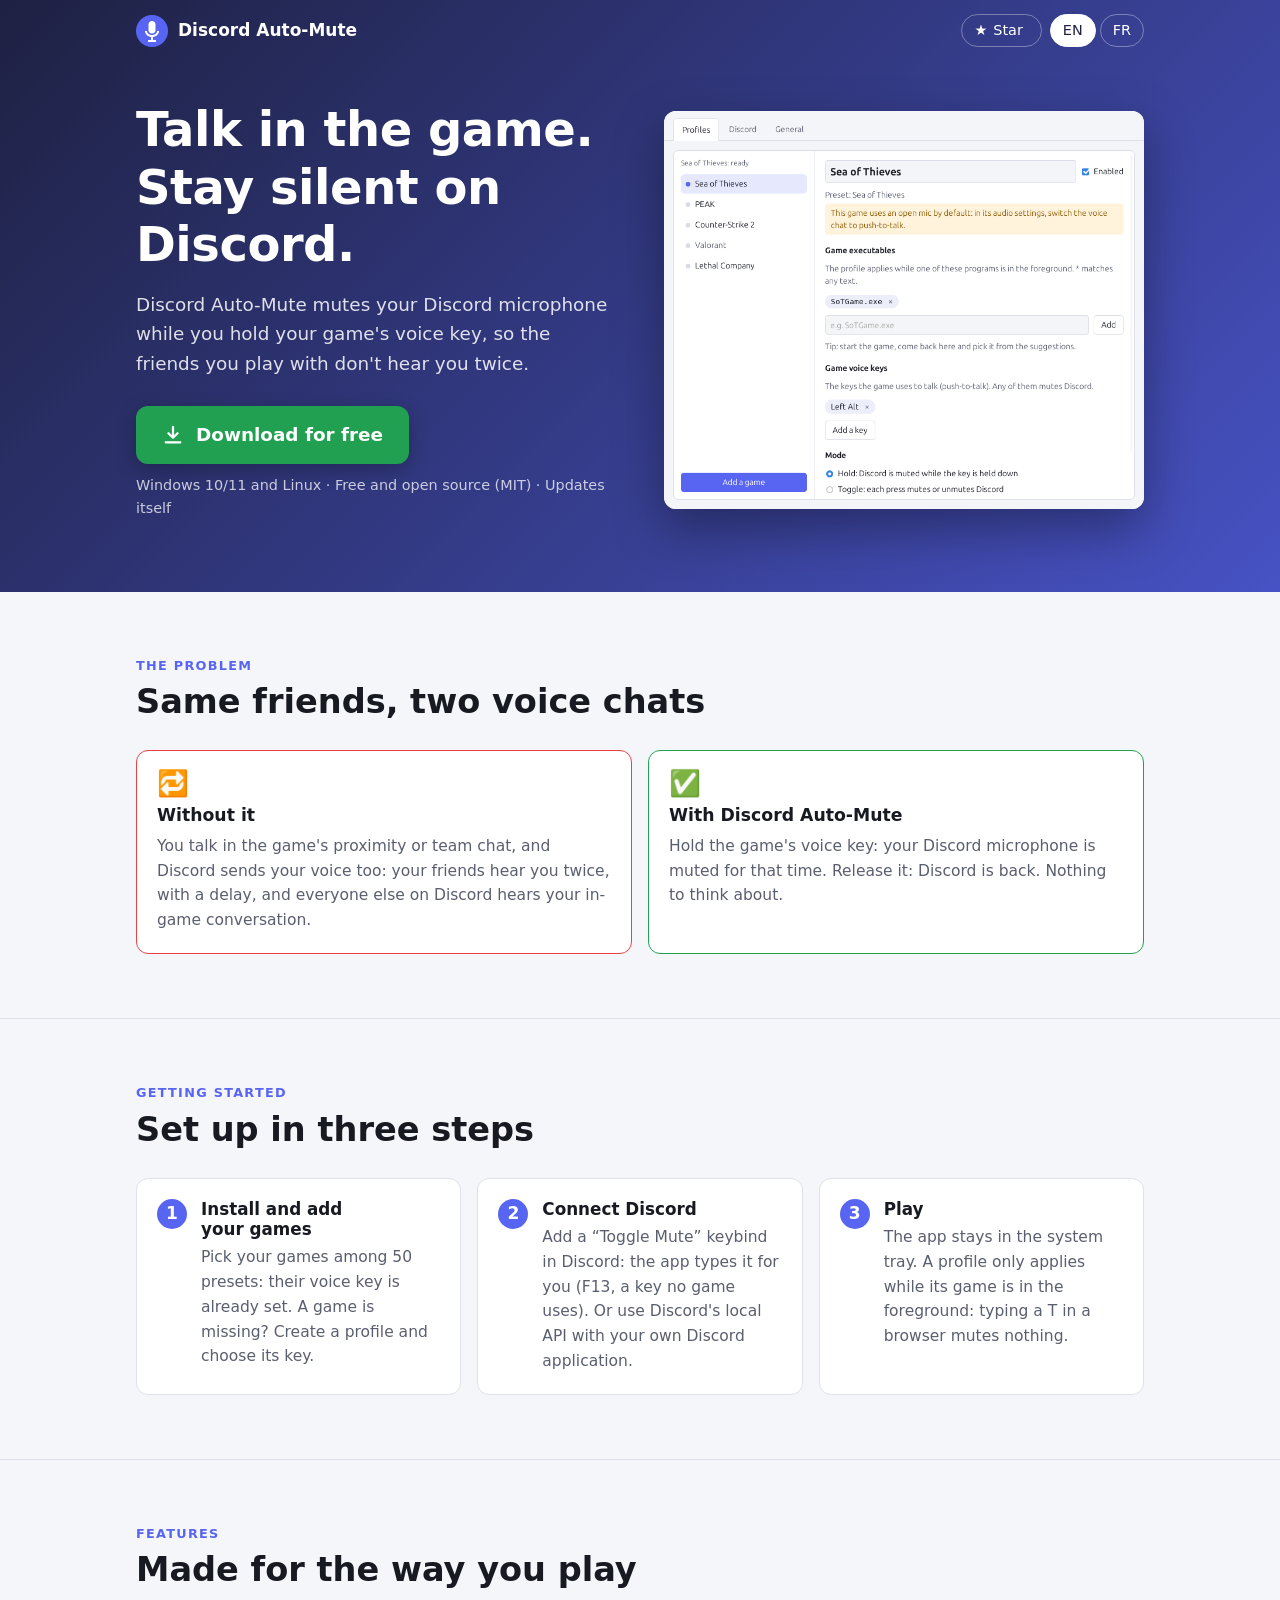
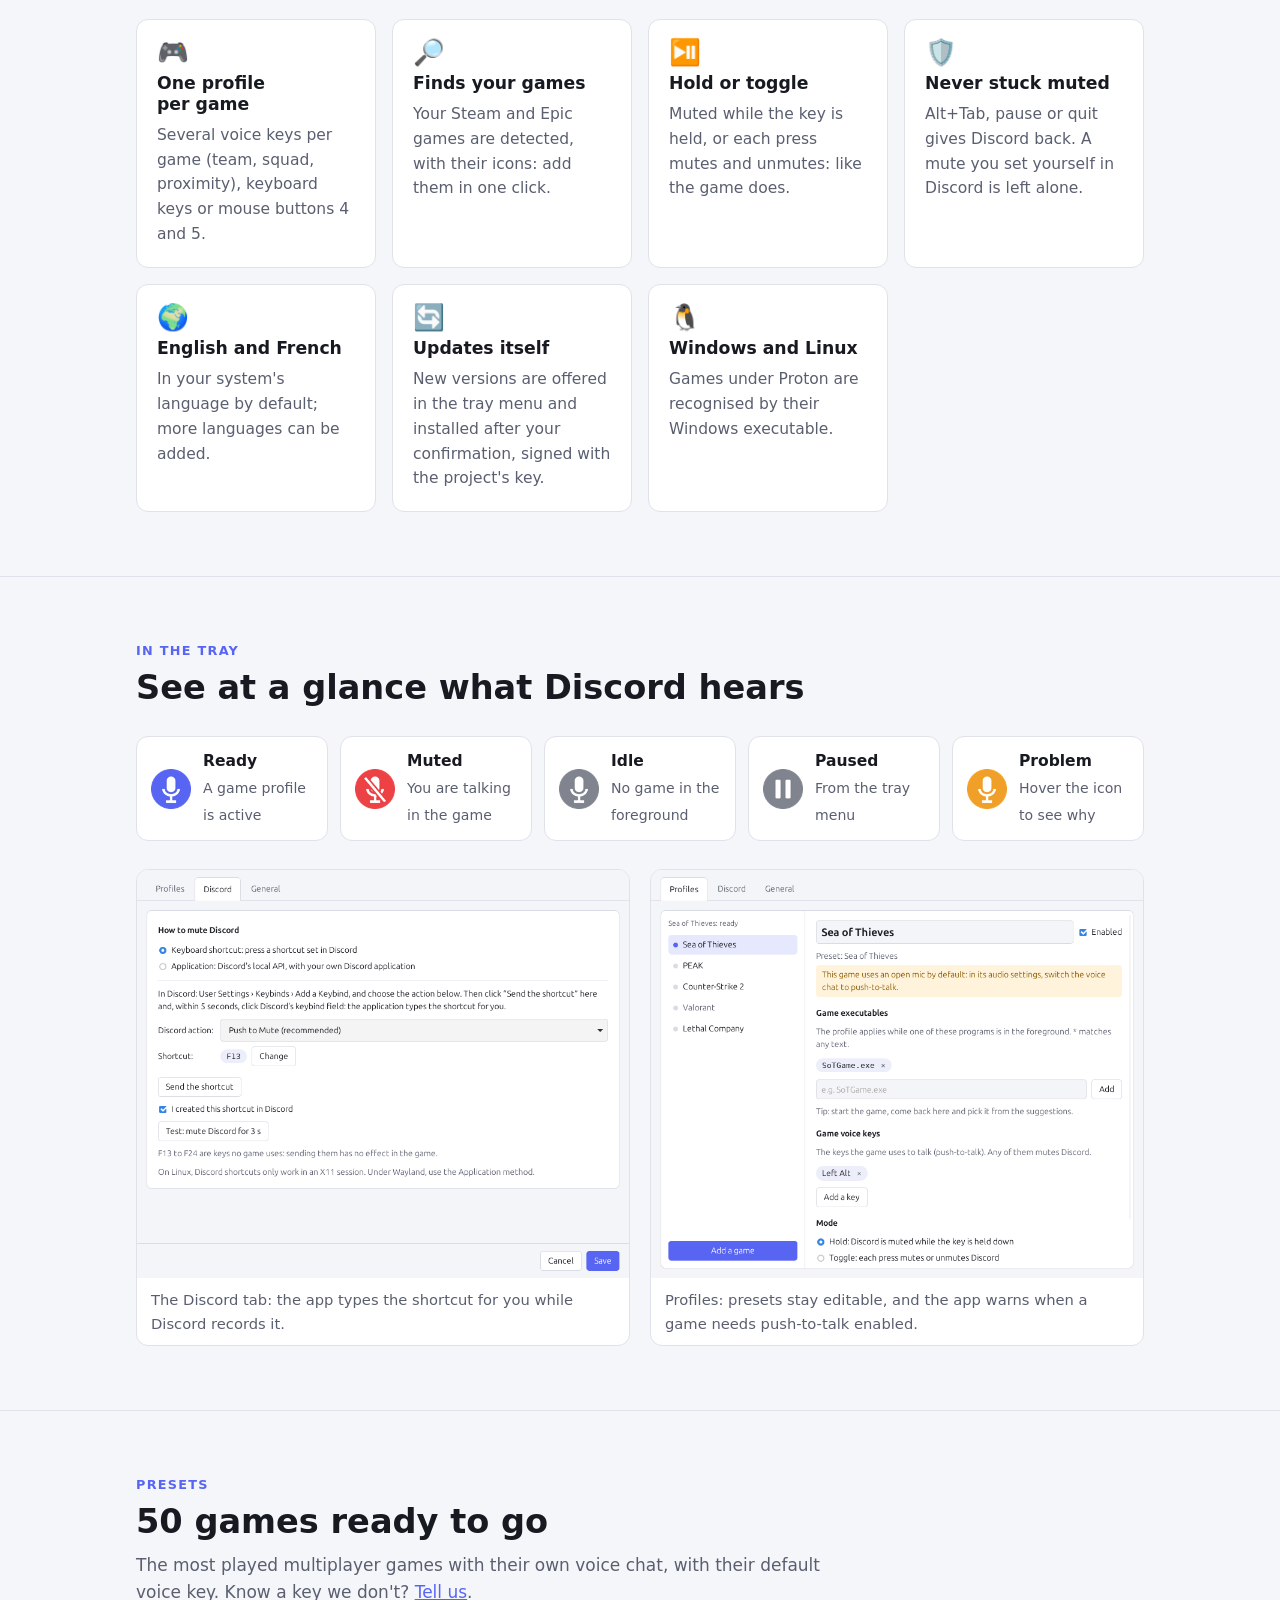
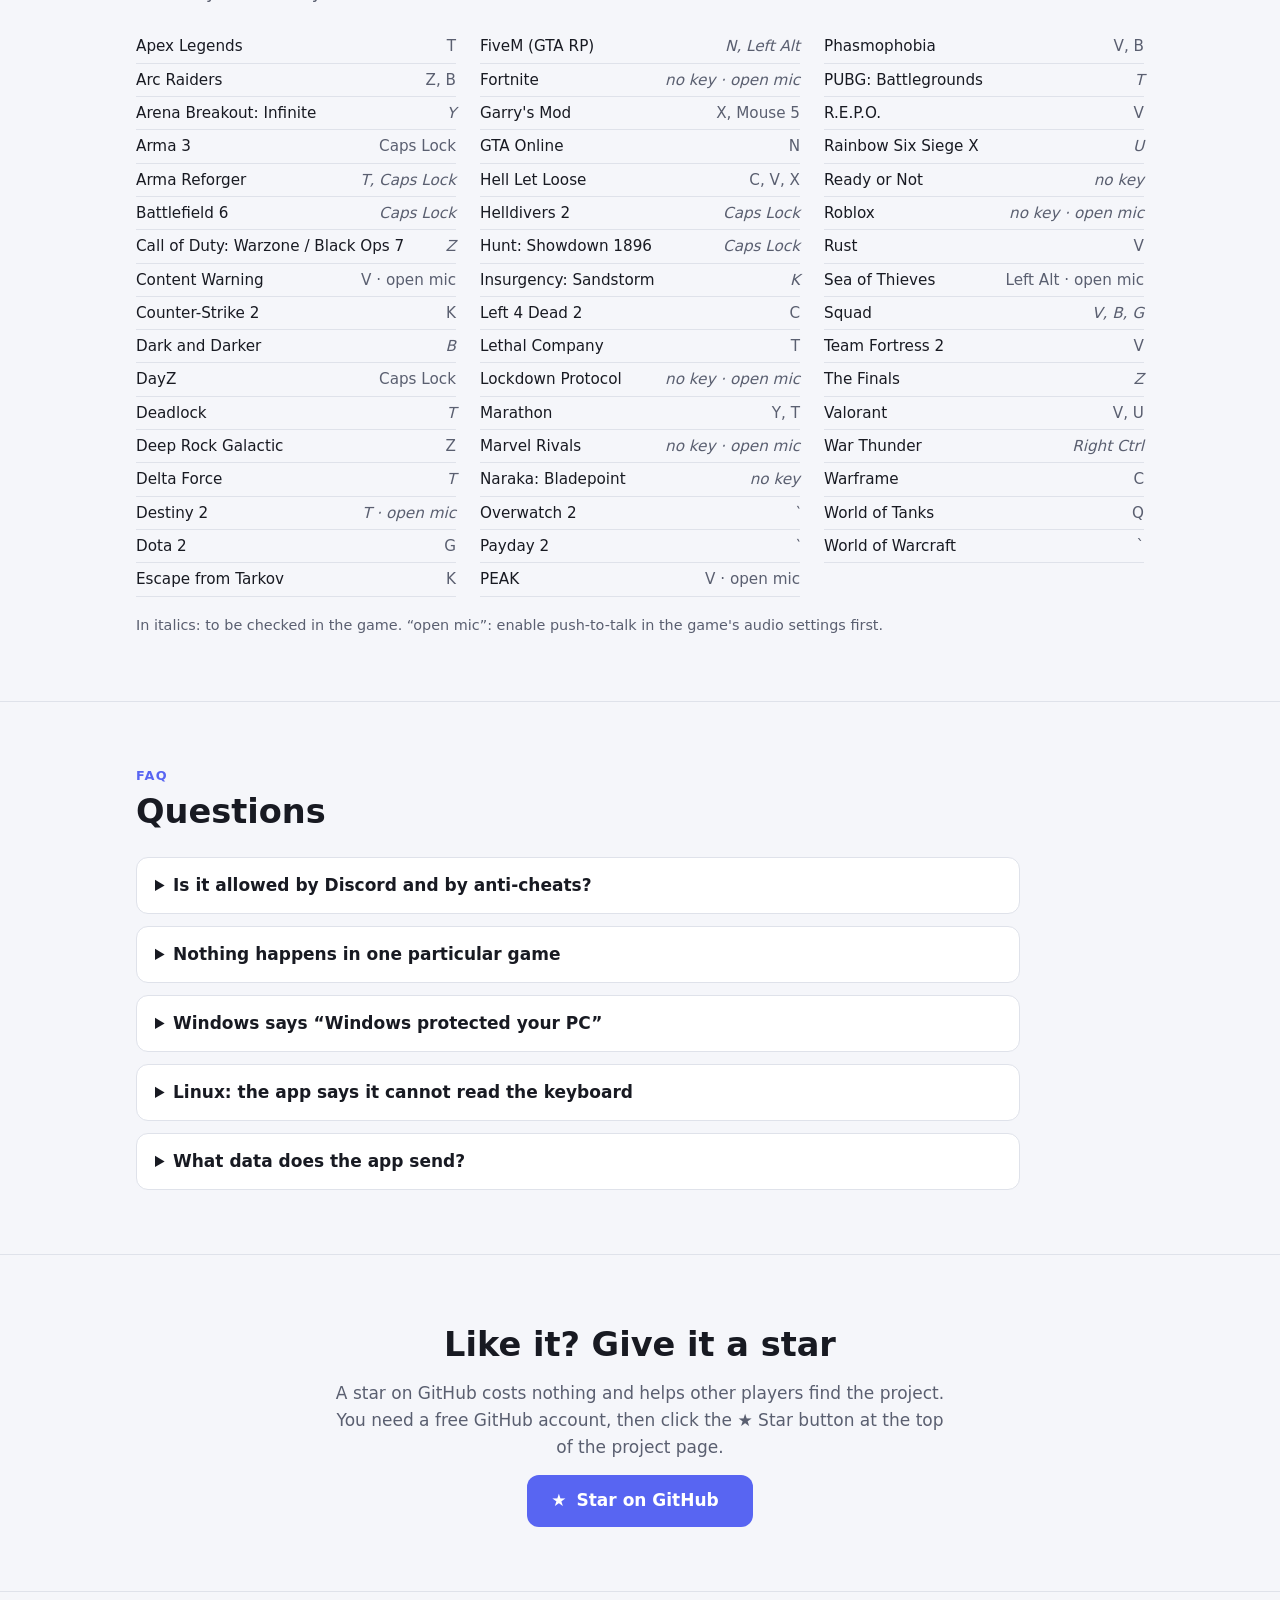
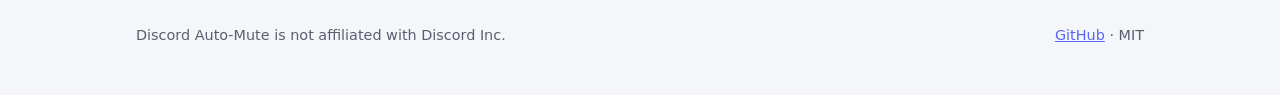
<file: site/index.html>
<!doctype html>
<html lang="en" data-lang="en">
<head>
<meta charset="utf-8">
<meta name="viewport" content="width=device-width, initial-scale=1">
<title>Discord Auto-Mute</title>
<meta name="description" content="Free app that mutes your Discord microphone while you talk in a game's voice chat, so your friends don't hear you twice. Windows and Linux.">
<meta property="og:title" content="Discord Auto-Mute">
<meta property="og:description" content="Talk in the game, stay silent on Discord. Free and open source.">
<meta property="og:image" content="https://powange.github.io/discord-auto-mute/img/icon.png">
<link rel="icon" href="img/icon.png">
<style>
:root {
  --bg: #f5f6fa; --surface: #ffffff; --fg: #181a22; --muted: #5a5f70; --line: #dfe2ea;
  --accent: #5865f2; --accent-fg: #ffffff; --green: #22a052; --red: #ed4245;
  --hero-1: #1e2142; --hero-2: #4752c4; --code-bg: #eef0f5;
  color-scheme: light;
}
@media (prefers-color-scheme: dark) {
  :root {
    --bg: #121319; --surface: #1b1d26; --fg: #e8e9ef; --muted: #a3a7b6; --line: #2d303c;
    --accent: #8f97ff; --accent-fg: #121319; --green: #4cc97b; --red: #ff6b6e;
    --hero-1: #15172e; --hero-2: #353c96; --code-bg: #262934;
    color-scheme: dark;
  }
}
* { box-sizing: border-box; }
html { scroll-behavior: smooth; }
body { margin: 0; background: var(--bg); color: var(--fg); font: 17px/1.6 "Segoe UI", system-ui, -apple-system, "Helvetica Neue", Arial, sans-serif; }
/* Only the texts of the chosen language are shown. */
html[data-lang="en"] [lang="fr"], html[data-lang="fr"] [lang="en"] { display: none !important; }
a { color: var(--accent); }
img { max-width: 100%; height: auto; }
code { font-family: ui-monospace, Consolas, monospace; font-size: 0.88em; background: var(--code-bg); padding: 0.1em 0.4em; border-radius: 4px; overflow-wrap: anywhere; }
h1, h2, h3 { line-height: 1.2; margin: 0; text-wrap: balance; }
p { margin: 0; }
.container { max-width: 1040px; margin: 0 auto; padding: 0 16px; }

.bar { display: flex; align-items: center; justify-content: space-between; gap: 12px; padding: 14px 0; }
.brand { display: flex; align-items: center; gap: 10px; font-weight: 700; color: #fff; text-decoration: none; white-space: nowrap; }
.brand img { width: 32px; height: 32px; }
.bar-links { display: flex; align-items: center; gap: 8px; }
.bar-links a, .lang-switch button { color: #fff; text-decoration: none; font: inherit; font-size: 0.9rem;
  border: 1px solid rgba(255,255,255,0.35); background: transparent; border-radius: 999px; padding: 4px 12px; cursor: pointer; }
.lang-switch { display: flex; gap: 4px; }
.bar-links a.star { display: inline-flex; align-items: center; gap: 6px; }
.js-stars:not(:empty) { font-variant-numeric: tabular-nums; background: rgba(255,255,255,0.18); border-radius: 999px; padding: 0 8px; }
.support { text-align: center; display: flex; flex-direction: column; align-items: center; gap: 14px; }
.support p { color: var(--muted); max-width: 36em; }
.star-big { display: inline-flex; align-items: center; gap: 10px; background: var(--accent); color: var(--accent-fg); text-decoration: none;
  font-weight: 700; padding: 12px 24px; border-radius: 12px; }
.star-big:hover { filter: brightness(1.08); }
.star-big .js-stars:not(:empty) { background: rgba(255,255,255,0.22); }
.lang-switch button[aria-pressed="true"] { background: #fff; color: var(--hero-1); border-color: #fff; }

.hero { background: linear-gradient(135deg, var(--hero-1), var(--hero-2)); color: #fff; padding-bottom: 72px; }
.hero-body { display: grid; grid-template-columns: minmax(0, 1fr) minmax(0, 1fr); gap: 48px; align-items: center; padding-top: 40px; }
@media (max-width: 820px) { .hero-body { grid-template-columns: minmax(0, 1fr); gap: 32px; } .hide-small { display: none; } }
.hero h1 { font-size: clamp(2rem, 5vw, 3rem); font-weight: 800; letter-spacing: -0.01em; }
.hero .lede { margin-top: 16px; font-size: 1.15rem; color: rgba(255,255,255,0.85); max-width: 34em; }
.cta { margin-top: 28px; display: flex; flex-direction: column; align-items: flex-start; gap: 10px; }
.download { display: inline-flex; align-items: center; gap: 12px; background: var(--green); color: #fff; text-decoration: none;
  font-weight: 700; font-size: 1.15rem; padding: 14px 26px; border-radius: 12px; box-shadow: 0 6px 20px rgba(0,0,0,0.25); }
.download:hover { filter: brightness(1.08); }
.download svg { width: 22px; height: 22px; flex: none; }
.cta small { color: rgba(255,255,255,0.75); font-size: 0.9rem; }
.cta small a { color: #fff; }
.hero-shot { background: var(--surface); border-radius: 12px; overflow: hidden; box-shadow: 0 20px 50px rgba(0,0,0,0.35); }
.hero-shot img { display: block; }

section { padding: 64px 0; }
section + section { border-top: 1px solid var(--line); }
.eyebrow { font-size: 0.8rem; text-transform: uppercase; letter-spacing: 0.1em; font-weight: 700; color: var(--accent); }
section h2 { font-size: clamp(1.6rem, 3.5vw, 2.1rem); margin-top: 6px; }
section .intro { color: var(--muted); margin-top: 10px; max-width: 42em; }

.problem { margin-top: 28px; display: grid; grid-template-columns: repeat(auto-fit, minmax(260px, 1fr)); gap: 16px; }
.cards { margin-top: 28px; display: grid; grid-template-columns: repeat(auto-fit, minmax(230px, 1fr)); gap: 16px; }
.card { background: var(--surface); border: 1px solid var(--line); border-radius: 12px; padding: 20px; display: flex; flex-direction: column; gap: 8px; }
.card .emoji { font-size: 1.6rem; line-height: 1; }
.card h3 { font-size: 1.08rem; }
.card p { color: var(--muted); font-size: 0.97rem; }
.card.before { border-color: var(--red); }
.card.after { border-color: var(--green); }

.steps { margin-top: 28px; display: grid; grid-template-columns: repeat(auto-fit, minmax(260px, 1fr)); gap: 16px; counter-reset: step; }
.step { background: var(--surface); border: 1px solid var(--line); border-radius: 12px; padding: 20px; position: relative; padding-left: 64px; }
.step::before { counter-increment: step; content: counter(step); position: absolute; left: 20px; top: 20px; width: 30px; height: 30px;
  border-radius: 50%; background: var(--accent); color: var(--accent-fg); font-weight: 800; display: grid; place-items: center; }
.step h3 { font-size: 1.05rem; }
.step p { color: var(--muted); font-size: 0.97rem; margin-top: 6px; }

.states { margin-top: 28px; display: grid; grid-template-columns: repeat(auto-fit, minmax(180px, 1fr)); gap: 12px; }
.state { display: flex; align-items: center; gap: 12px; background: var(--surface); border: 1px solid var(--line); border-radius: 12px; padding: 12px 14px; }
.state img { width: 40px; height: 40px; flex: none; }
.state b { display: block; font-size: 0.97rem; }
.state span { color: var(--muted); font-size: 0.88rem; }

.shots { margin-top: 28px; display: grid; grid-template-columns: repeat(auto-fit, minmax(300px, 1fr)); gap: 20px; }
.shots figure { margin: 0; background: var(--surface); border: 1px solid var(--line); border-radius: 12px; overflow: hidden; }
.shots img { display: block; }
.shots figcaption { padding: 10px 14px; color: var(--muted); font-size: 0.92rem; }

.games { margin-top: 24px; columns: 3 220px; column-gap: 24px; padding: 0; list-style: none; }
.games li { break-inside: avoid; padding: 4px 0; border-bottom: 1px solid var(--line); display: flex; justify-content: space-between; gap: 12px; font-size: 0.95rem; }
.games li span { color: var(--muted); white-space: nowrap; }
.games li .unsure { color: var(--muted); font-style: italic; }
.legend { margin-top: 12px; color: var(--muted); font-size: 0.9rem; }

details { background: var(--surface); border: 1px solid var(--line); border-radius: 12px; padding: 14px 18px; margin-top: 12px; }
details summary { cursor: pointer; font-weight: 600; }
details p, details ul { margin-top: 10px; color: var(--muted); }
.faq { margin-top: 24px; max-width: 52em; }

footer { padding: 32px 0 48px; color: var(--muted); font-size: 0.9rem; border-top: 1px solid var(--line); }
footer .container { display: flex; flex-wrap: wrap; gap: 8px 24px; justify-content: space-between; }
</style>
</head>
<body>
<header class="hero">
  <div class="container">
    <nav class="bar">
      <a class="brand" href="#"><img src="img/icon.png" alt="">Discord Auto-Mute</a>
      <div class="bar-links">
        <a class="star" href="https://github.com/powange/discord-auto-mute" title="Star on GitHub"><span aria-hidden="true">★</span> <span class="hide-small"><span lang="en">Star</span><span lang="fr">Étoile</span></span> <span class="js-stars"></span></a>
        <div class="lang-switch" role="group" aria-label="Language">
          <button type="button" data-set-lang="en" aria-pressed="true">EN</button>
          <button type="button" data-set-lang="fr" aria-pressed="false">FR</button>
        </div>
      </div>
    </nav>
    <div class="hero-body">
      <div>
        <h1 lang="en">Talk in the game.<br>Stay silent on Discord.</h1>
        <h1 lang="fr">Parlez dans le jeu.<br>Restez muet sur Discord.</h1>
        <p class="lede" lang="en">Discord Auto-Mute mutes your Discord microphone while you hold your game's voice key, so the friends you play with don't hear you twice.</p>
        <p class="lede" lang="fr">Discord Auto-Mute coupe votre micro Discord pendant que vous maintenez la touche de chat vocal du jeu : vos amis ne vous entendent plus en double.</p>
        <div class="cta">
          <a class="download" href="https://github.com/powange/discord-auto-mute/releases/latest">
            <svg viewBox="0 0 24 24" fill="none" stroke="currentColor" stroke-width="2.4" stroke-linecap="round" stroke-linejoin="round" aria-hidden="true"><path d="M12 3v12m0 0-5-5m5 5 5-5M4 20h16"/></svg>
            <span lang="en">Download for free</span><span lang="fr">Télécharger gratuitement</span>
          </a>
          <small lang="en">Windows 10/11 and Linux · Free and open source (MIT) · Updates itself</small>
          <small lang="fr">Windows 10/11 et Linux · Gratuit et open source (MIT) · Se met à jour tout seul</small>
        </div>
      </div>
      <div class="hero-shot">
        <img lang="en" src="img/settings-profiles-en.png" alt="Settings window: the Sea of Thieves profile with Left Alt as voice key" width="820" height="680">
        <img lang="fr" src="img/settings-profiles-fr.png" alt="Fenêtre de réglages : le profil Sea of Thieves avec Alt gauche comme touche de chat vocal" width="820" height="680">
      </div>
    </div>
  </div>
</header>

<main>
  <section>
    <div class="container">
      <p class="eyebrow" lang="en">The problem</p><p class="eyebrow" lang="fr">Le problème</p>
      <h2 lang="en">Same friends, two voice chats</h2>
      <h2 lang="fr">Les mêmes amis, deux chats vocaux</h2>
      <div class="problem">
        <div class="card before">
          <span class="emoji">🔁</span>
          <h3 lang="en">Without it</h3><h3 lang="fr">Sans l'application</h3>
          <p lang="en">You talk in the game's proximity or team chat, and Discord sends your voice too: your friends hear you twice, with a delay, and everyone else on Discord hears your in-game conversation.</p>
          <p lang="fr">Vous parlez dans le chat de proximité ou d'équipe du jeu, et Discord transmet aussi votre voix : vos amis vous entendent deux fois, avec un décalage, et tout le salon Discord entend votre conversation en jeu.</p>
        </div>
        <div class="card after">
          <span class="emoji">✅</span>
          <h3 lang="en">With Discord Auto-Mute</h3><h3 lang="fr">Avec Discord Auto-Mute</h3>
          <p lang="en">Hold the game's voice key: your Discord microphone is muted for that time. Release it: Discord is back. Nothing to think about.</p>
          <p lang="fr">Maintenez la touche de chat vocal du jeu : votre micro Discord est coupé pendant ce temps. Relâchez-la : Discord revient. Plus rien à penser.</p>
        </div>
      </div>
    </div>
  </section>

  <section>
    <div class="container">
      <p class="eyebrow" lang="en">Getting started</p><p class="eyebrow" lang="fr">Démarrage</p>
      <h2 lang="en">Set up in three steps</h2>
      <h2 lang="fr">Prêt en trois étapes</h2>
      <div class="steps">
        <div class="step">
          <h3 lang="en">Install and add your games</h3><h3 lang="fr">Installez et ajoutez vos jeux</h3>
          <p lang="en">Pick your games among 50 presets: their voice key is already set. A game is missing? Create a profile and choose its key.</p>
          <p lang="fr">Choisissez vos jeux parmi 50 préréglages : leur touche de chat vocal est déjà renseignée. Un jeu manque ? Créez un profil et choisissez sa touche.</p>
        </div>
        <div class="step">
          <h3 lang="en">Connect Discord</h3><h3 lang="fr">Reliez Discord</h3>
          <p lang="en">Add a “Toggle Mute” keybind in Discord: the app types it for you (F13, a key no game uses). Or use Discord's local API with your own Discord application.</p>
          <p lang="fr">Ajoutez un raccourci « Activer/désactiver le micro » dans Discord : l'application le tape pour vous (F13, une touche qu'aucun jeu n'utilise). Ou utilisez l'API locale de Discord avec votre propre application Discord.</p>
        </div>
        <div class="step">
          <h3 lang="en">Play</h3><h3 lang="fr">Jouez</h3>
          <p lang="en">The app stays in the system tray. A profile only applies while its game is in the foreground: typing a T in a browser mutes nothing.</p>
          <p lang="fr">L'application reste dans la barre système. Un profil ne s'applique que quand son jeu est au premier plan : taper un T dans un navigateur ne mute rien.</p>
        </div>
      </div>
    </div>
  </section>

  <section>
    <div class="container">
      <p class="eyebrow" lang="en">Features</p><p class="eyebrow" lang="fr">Fonctionnalités</p>
      <h2 lang="en">Made for the way you play</h2>
      <h2 lang="fr">Pensé pour votre façon de jouer</h2>
      <div class="cards">
        <div class="card"><span class="emoji">🎮</span>
          <h3 lang="en">One profile per game</h3><h3 lang="fr">Un profil par jeu</h3>
          <p lang="en">Several voice keys per game (team, squad, proximity), keyboard keys or mouse buttons 4 and 5.</p>
          <p lang="fr">Plusieurs touches par jeu (équipe, escouade, proximité), touches du clavier ou boutons de souris 4 et 5.</p></div>
        <div class="card"><span class="emoji">🔎</span>
          <h3 lang="en">Finds your games</h3><h3 lang="fr">Trouve vos jeux</h3>
          <p lang="en">Your Steam and Epic games are detected, with their icons: add them in one click.</p>
          <p lang="fr">Vos jeux Steam et Epic sont détectés, avec leurs icônes : ajoutez-les en un clic.</p></div>
        <div class="card"><span class="emoji">⏯️</span>
          <h3 lang="en">Hold or toggle</h3><h3 lang="fr">Maintenu ou bascule</h3>
          <p lang="en">Muted while the key is held, or each press mutes and unmutes: like the game does.</p>
          <p lang="fr">Muté tant que la touche est enfoncée, ou chaque appui mute et réactive : comme le jeu.</p></div>
        <div class="card"><span class="emoji">🛡️</span>
          <h3 lang="en">Never stuck muted</h3><h3 lang="fr">Jamais coincé en muet</h3>
          <p lang="en">Alt+Tab, pause or quit gives Discord back. A mute you set yourself in Discord is left alone.</p>
          <p lang="fr">Alt+Tab, pause ou fermeture rendent la parole à Discord. Un mute que vous avez mis vous-même dans Discord n'est pas touché.</p></div>
        <div class="card"><span class="emoji">🌍</span>
          <h3 lang="en">English and French</h3><h3 lang="fr">Anglais et français</h3>
          <p lang="en">In your system's language by default; more languages can be added.</p>
          <p lang="fr">Dans la langue du système par défaut ; d'autres langues peuvent être ajoutées.</p></div>
        <div class="card"><span class="emoji">🔄</span>
          <h3 lang="en">Updates itself</h3><h3 lang="fr">Mises à jour automatiques</h3>
          <p lang="en">New versions are offered in the tray menu and installed after your confirmation, signed with the project's key.</p>
          <p lang="fr">Les nouvelles versions sont proposées dans le menu de l'icône et installées après votre accord, signées avec la clé du projet.</p></div>
        <div class="card"><span class="emoji">🐧</span>
          <h3 lang="en">Windows and Linux</h3><h3 lang="fr">Windows et Linux</h3>
          <p lang="en">Games under Proton are recognised by their Windows executable.</p>
          <p lang="fr">Les jeux sous Proton sont reconnus par leur exécutable Windows.</p></div>
      </div>
    </div>
  </section>

  <section>
    <div class="container">
      <p class="eyebrow" lang="en">In the tray</p><p class="eyebrow" lang="fr">Dans la barre système</p>
      <h2 lang="en">See at a glance what Discord hears</h2>
      <h2 lang="fr">Voyez d'un coup d'œil ce que Discord entend</h2>
      <div class="states">
        <div class="state"><img src="img/ready.png" alt=""><div><b lang="en">Ready</b><b lang="fr">Prêt</b><span lang="en">A game profile is active</span><span lang="fr">Un profil de jeu est actif</span></div></div>
        <div class="state"><img src="img/muting.png" alt=""><div><b lang="en">Muted</b><b lang="fr">Muté</b><span lang="en">You are talking in the game</span><span lang="fr">Vous parlez dans le jeu</span></div></div>
        <div class="state"><img src="img/idle.png" alt=""><div><b lang="en">Idle</b><b lang="fr">Inactif</b><span lang="en">No game in the foreground</span><span lang="fr">Aucun jeu au premier plan</span></div></div>
        <div class="state"><img src="img/paused.png" alt=""><div><b lang="en">Paused</b><b lang="fr">En pause</b><span lang="en">From the tray menu</span><span lang="fr">Depuis le menu de l'icône</span></div></div>
        <div class="state"><img src="img/warning.png" alt=""><div><b lang="en">Problem</b><b lang="fr">Problème</b><span lang="en">Hover the icon to see why</span><span lang="fr">Survolez l'icône pour voir pourquoi</span></div></div>
      </div>
      <div class="shots">
        <figure>
          <img lang="en" src="img/settings-discord-en.png" alt="Discord tab: keyboard shortcut method" width="820" height="680" loading="lazy">
          <img lang="fr" src="img/settings-discord-fr.png" alt="Onglet Discord : méthode du raccourci clavier" width="820" height="680" loading="lazy">
          <figcaption lang="en">The Discord tab: the app types the shortcut for you while Discord records it.</figcaption>
          <figcaption lang="fr">L'onglet Discord : l'application tape le raccourci pour vous pendant que Discord l'enregistre.</figcaption>
        </figure>
        <figure>
          <img lang="en" src="img/settings-profiles-en.png" alt="Profiles tab" width="820" height="680" loading="lazy">
          <img lang="fr" src="img/settings-profiles-fr.png" alt="Onglet Profils" width="820" height="680" loading="lazy">
          <figcaption lang="en">Profiles: presets stay editable, and the app warns when a game needs push-to-talk enabled.</figcaption>
          <figcaption lang="fr">Les profils : les préréglages restent modifiables, et l'application prévient quand un jeu demande d'activer le push-to-talk.</figcaption>
        </figure>
      </div>
    </div>
  </section>

  <section id="games">
    <div class="container">
      <p class="eyebrow" lang="en">Presets</p><p class="eyebrow" lang="fr">Préréglages</p>
      <h2 lang="en">50 games ready to go</h2>
      <h2 lang="fr">50 jeux prêts à l'emploi</h2>
      <p class="intro" lang="en">The most played multiplayer games with their own voice chat, with their default voice key. Know a key we don't? <a href="https://github.com/powange/discord-auto-mute/issues">Tell us</a>.</p>
      <p class="intro" lang="fr">Les jeux multijoueurs les plus joués qui ont leur propre chat vocal, avec leur touche par défaut. Vous connaissez une touche qui manque ? <a href="https://github.com/powange/discord-auto-mute/issues">Dites-le-nous</a>.</p>
      <!-- games:start (generated by tools/update_site.py) -->
      <ul class="games" lang="en">
        <li>Apex Legends <span>T</span></li>
        <li>Arc Raiders <span>Z, B</span></li>
        <li>Arena Breakout: Infinite <span class="unsure">Y</span></li>
        <li>Arma 3 <span>Caps Lock</span></li>
        <li>Arma Reforger <span class="unsure">T, Caps Lock</span></li>
        <li>Battlefield 6 <span class="unsure">Caps Lock</span></li>
        <li>Call of Duty: Warzone / Black Ops 7 <span class="unsure">Z</span></li>
        <li>Content Warning <span>V · open mic</span></li>
        <li>Counter-Strike 2 <span>K</span></li>
        <li>Dark and Darker <span class="unsure">B</span></li>
        <li>DayZ <span>Caps Lock</span></li>
        <li>Deadlock <span class="unsure">T</span></li>
        <li>Deep Rock Galactic <span>Z</span></li>
        <li>Delta Force <span class="unsure">T</span></li>
        <li>Destiny 2 <span class="unsure">T · open mic</span></li>
        <li>Dota 2 <span>G</span></li>
        <li>Escape from Tarkov <span>K</span></li>
        <li>FiveM (GTA RP) <span class="unsure">N, Left Alt</span></li>
        <li>Fortnite <span class="unsure">no key · open mic</span></li>
        <li>Garry&#x27;s Mod <span>X, Mouse 5</span></li>
        <li>GTA Online <span>N</span></li>
        <li>Hell Let Loose <span>C, V, X</span></li>
        <li>Helldivers 2 <span class="unsure">Caps Lock</span></li>
        <li>Hunt: Showdown 1896 <span class="unsure">Caps Lock</span></li>
        <li>Insurgency: Sandstorm <span class="unsure">K</span></li>
        <li>Left 4 Dead 2 <span>C</span></li>
        <li>Lethal Company <span>T</span></li>
        <li>Lockdown Protocol <span class="unsure">no key · open mic</span></li>
        <li>Marathon <span>Y, T</span></li>
        <li>Marvel Rivals <span class="unsure">no key · open mic</span></li>
        <li>Naraka: Bladepoint <span class="unsure">no key</span></li>
        <li>Overwatch 2 <span class="unsure">`</span></li>
        <li>Payday 2 <span class="unsure">`</span></li>
        <li>PEAK <span>V · open mic</span></li>
        <li>Phasmophobia <span>V, B</span></li>
        <li>PUBG: Battlegrounds <span class="unsure">T</span></li>
        <li>R.E.P.O. <span>V</span></li>
        <li>Rainbow Six Siege X <span class="unsure">U</span></li>
        <li>Ready or Not <span class="unsure">no key</span></li>
        <li>Roblox <span class="unsure">no key · open mic</span></li>
        <li>Rust <span>V</span></li>
        <li>Sea of Thieves <span>Left Alt · open mic</span></li>
        <li>Squad <span class="unsure">V, B, G</span></li>
        <li>Team Fortress 2 <span>V</span></li>
        <li>The Finals <span class="unsure">Z</span></li>
        <li>Valorant <span>V, U</span></li>
        <li>War Thunder <span class="unsure">Right Ctrl</span></li>
        <li>Warframe <span>C</span></li>
        <li>World of Tanks <span>Q</span></li>
        <li>World of Warcraft <span>`</span></li>
      </ul>
      <ul class="games" lang="fr">
        <li>Apex Legends <span>T</span></li>
        <li>Arc Raiders <span>Z, B</span></li>
        <li>Arena Breakout: Infinite <span class="unsure">Y</span></li>
        <li>Arma 3 <span>Verr. Maj</span></li>
        <li>Arma Reforger <span class="unsure">T, Verr. Maj</span></li>
        <li>Battlefield 6 <span class="unsure">Verr. Maj</span></li>
        <li>Call of Duty: Warzone / Black Ops 7 <span class="unsure">Z</span></li>
        <li>Content Warning <span>V · micro ouvert</span></li>
        <li>Counter-Strike 2 <span>K</span></li>
        <li>Dark and Darker <span class="unsure">B</span></li>
        <li>DayZ <span>Verr. Maj</span></li>
        <li>Deadlock <span class="unsure">T</span></li>
        <li>Deep Rock Galactic <span>Z</span></li>
        <li>Delta Force <span class="unsure">T</span></li>
        <li>Destiny 2 <span class="unsure">T · micro ouvert</span></li>
        <li>Dota 2 <span>G</span></li>
        <li>Escape from Tarkov <span>K</span></li>
        <li>FiveM (GTA RP) <span class="unsure">N, Alt gauche</span></li>
        <li>Fortnite <span class="unsure">pas de touche · micro ouvert</span></li>
        <li>Garry&#x27;s Mod <span>X, Souris 5</span></li>
        <li>GTA Online <span>N</span></li>
        <li>Hell Let Loose <span>C, V, X</span></li>
        <li>Helldivers 2 <span class="unsure">Verr. Maj</span></li>
        <li>Hunt: Showdown 1896 <span class="unsure">Verr. Maj</span></li>
        <li>Insurgency: Sandstorm <span class="unsure">K</span></li>
        <li>Left 4 Dead 2 <span>C</span></li>
        <li>Lethal Company <span>T</span></li>
        <li>Lockdown Protocol <span class="unsure">pas de touche · micro ouvert</span></li>
        <li>Marathon <span>Y, T</span></li>
        <li>Marvel Rivals <span class="unsure">pas de touche · micro ouvert</span></li>
        <li>Naraka: Bladepoint <span class="unsure">pas de touche</span></li>
        <li>Overwatch 2 <span class="unsure">²</span></li>
        <li>Payday 2 <span class="unsure">²</span></li>
        <li>PEAK <span>V · micro ouvert</span></li>
        <li>Phasmophobia <span>V, B</span></li>
        <li>PUBG: Battlegrounds <span class="unsure">T</span></li>
        <li>R.E.P.O. <span>V</span></li>
        <li>Rainbow Six Siege X <span class="unsure">U</span></li>
        <li>Ready or Not <span class="unsure">pas de touche</span></li>
        <li>Roblox <span class="unsure">pas de touche · micro ouvert</span></li>
        <li>Rust <span>V</span></li>
        <li>Sea of Thieves <span>Alt gauche · micro ouvert</span></li>
        <li>Squad <span class="unsure">V, B, G</span></li>
        <li>Team Fortress 2 <span>V</span></li>
        <li>The Finals <span class="unsure">Z</span></li>
        <li>Valorant <span>V, U</span></li>
        <li>War Thunder <span class="unsure">Ctrl droit</span></li>
        <li>Warframe <span>C</span></li>
        <li>World of Tanks <span>Q</span></li>
        <li>World of Warcraft <span>²</span></li>
      </ul>
      <!-- games:end -->
      <p class="legend" lang="en">In italics: to be checked in the game. “open mic”: enable push-to-talk in the game's audio settings first.</p>
      <p class="legend" lang="fr">En italique : à vérifier en jeu. « micro ouvert » : activez d'abord le push-to-talk dans les réglages audio du jeu.</p>
    </div>
  </section>

  <section>
    <div class="container">
      <p class="eyebrow">FAQ</p>
      <h2 lang="en">Questions</h2><h2 lang="fr">Questions</h2>
      <div class="faq">
        <details>
          <summary lang="en">Is it allowed by Discord and by anti-cheats?</summary>
          <summary lang="fr">Est-ce autorisé par Discord et par les anti-triches ?</summary>
          <p lang="en">The app only listens to your keys (it never blocks or changes them), presses a Discord keybind or uses Discord's official local API. It does not touch the game's memory or files. We cannot speak for every anti-cheat, though: if in doubt, ask the game's support.</p>
          <p lang="fr">L'application écoute seulement vos touches (sans jamais les bloquer ni les modifier), puis appuie sur un raccourci Discord ou utilise l'API locale officielle de Discord. Elle ne touche ni à la mémoire ni aux fichiers du jeu. Nous ne pouvons pas répondre pour chaque anti-triche : en cas de doute, demandez au support du jeu.</p>
        </details>
        <details>
          <summary lang="en">Nothing happens in one particular game</summary>
          <summary lang="fr">Rien ne se passe dans un jeu en particulier</summary>
          <ul lang="en"><li>Check that the profile is enabled and that its executable is the one in the foreground: start the game, open the settings and pick it from the suggestions.</li><li>Some games use an open microphone by default: enable push-to-talk in the game's audio settings.</li><li>A game started as administrator hides its keys from normal applications: run Discord Auto-Mute as administrator too.</li></ul>
          <ul lang="fr"><li>Vérifiez que le profil est activé et que son exécutable est bien celui au premier plan : lancez le jeu, ouvrez les réglages et choisissez-le dans les suggestions.</li><li>Certains jeux sont en micro ouvert par défaut : activez le push-to-talk dans leurs réglages audio.</li><li>Un jeu lancé en administrateur cache ses touches aux applications normales : lancez aussi Discord Auto-Mute en administrateur.</li></ul>
        </details>
        <details>
          <summary lang="en">Windows says “Windows protected your PC”</summary>
          <summary lang="fr">Windows affiche « Windows a protégé votre ordinateur »</summary>
          <p lang="en">The installer is not code signed yet. On the first download, click <b>More info › Run anyway</b>. Updates installed from the app are checked against the project's update key.</p>
          <p lang="fr">L'installeur n'est pas encore signé. Au premier téléchargement, cliquez sur <b>Informations complémentaires › Exécuter quand même</b>. Les mises à jour installées depuis l'application sont vérifiées avec la clé du projet.</p>
        </details>
        <details>
          <summary lang="en">Linux: the app says it cannot read the keyboard</summary>
          <summary lang="fr">Linux : l'application dit ne pas pouvoir lire le clavier</summary>
          <p lang="en">Keys are read from <code>/dev/input</code>, which works under X11 and Wayland. Run <code>sudo usermod -aG input $USER</code>, then log out and back in. Discord keybinds only work in an X11 session: under Wayland, use the Application method.</p>
          <p lang="fr">Les touches sont lues dans <code>/dev/input</code>, ce qui fonctionne sous X11 et Wayland. Exécutez <code>sudo usermod -aG input $USER</code>, puis fermez et rouvrez votre session. Les raccourcis de Discord ne fonctionnent que dans une session X11 : sous Wayland, utilisez la méthode Application.</p>
        </details>
        <details>
          <summary lang="en">What data does the app send?</summary>
          <summary lang="fr">Quelles données l'application envoie-t-elle ?</summary>
          <p lang="en">None about you. Your keys are only used on your computer. The app talks to the Discord client on your computer, to Discord's servers only for the authorization of the Application method, and to GitHub once a day to look for updates (can be turned off).</p>
          <p lang="fr">Aucune donnée vous concernant. Vos touches ne sont utilisées que sur votre ordinateur. L'application parle au client Discord de votre ordinateur, aux serveurs de Discord seulement pour l'autorisation de la méthode Application, et à GitHub une fois par jour pour chercher les mises à jour (désactivable).</p>
        </details>
      </div>
    </div>
  </section>
  <section>
    <div class="container support">
      <h2 lang="en">Like it? Give it a star</h2>
      <h2 lang="fr">Ça vous plaît ? Mettez une étoile</h2>
      <p lang="en">A star on GitHub costs nothing and helps other players find the project. You need a free GitHub account, then click the ★ Star button at the top of the project page.</p>
      <p lang="fr">Une étoile sur GitHub ne coûte rien et aide d'autres joueurs à trouver le projet. Il faut un compte GitHub gratuit, puis cliquer sur le bouton ★ Star en haut de la page du projet.</p>
      <a class="star-big" href="https://github.com/powange/discord-auto-mute"><span aria-hidden="true">★</span> <span lang="en">Star on GitHub</span><span lang="fr">Mettre une étoile sur GitHub</span> <span class="js-stars"></span></a>
    </div>
  </section>
</main>

<footer>
  <div class="container">
    <span lang="en">Discord Auto-Mute is not affiliated with Discord Inc.</span>
    <span lang="fr">Discord Auto-Mute n'est pas affilié à Discord Inc.</span>
    <span><a href="https://github.com/powange/discord-auto-mute">GitHub</a> · MIT</span>
  </div>
</footer>

<script>
(() => {
  const root = document.documentElement;
  const set = (lang) => {
    root.dataset.lang = lang;
    root.lang = lang;
    for (const b of document.querySelectorAll("[data-set-lang]")) b.setAttribute("aria-pressed", b.dataset.setLang === lang);
    try { localStorage.setItem("lang", lang); } catch {}
  };
  let saved = null;
  try { saved = localStorage.getItem("lang"); } catch {}
  set(saved || ((navigator.language || "en").toLowerCase().startsWith("fr") ? "fr" : "en"));
  for (const b of document.querySelectorAll("[data-set-lang]")) b.addEventListener("click", () => set(b.dataset.setLang));

  // Star count next to the star buttons; nothing shown if GitHub does not answer.
  fetch("https://api.github.com/repos/powange/discord-auto-mute", { cache: "no-cache" })
    .then((r) => (r.ok ? r.json() : null))
    .then((repo) => {
      if (!repo || typeof repo.stargazers_count !== "number") return;
      for (const el of document.querySelectorAll(".js-stars")) el.textContent = repo.stargazers_count;
    })
    .catch(() => {});
})();
</script>
</body>
</html>
</file>
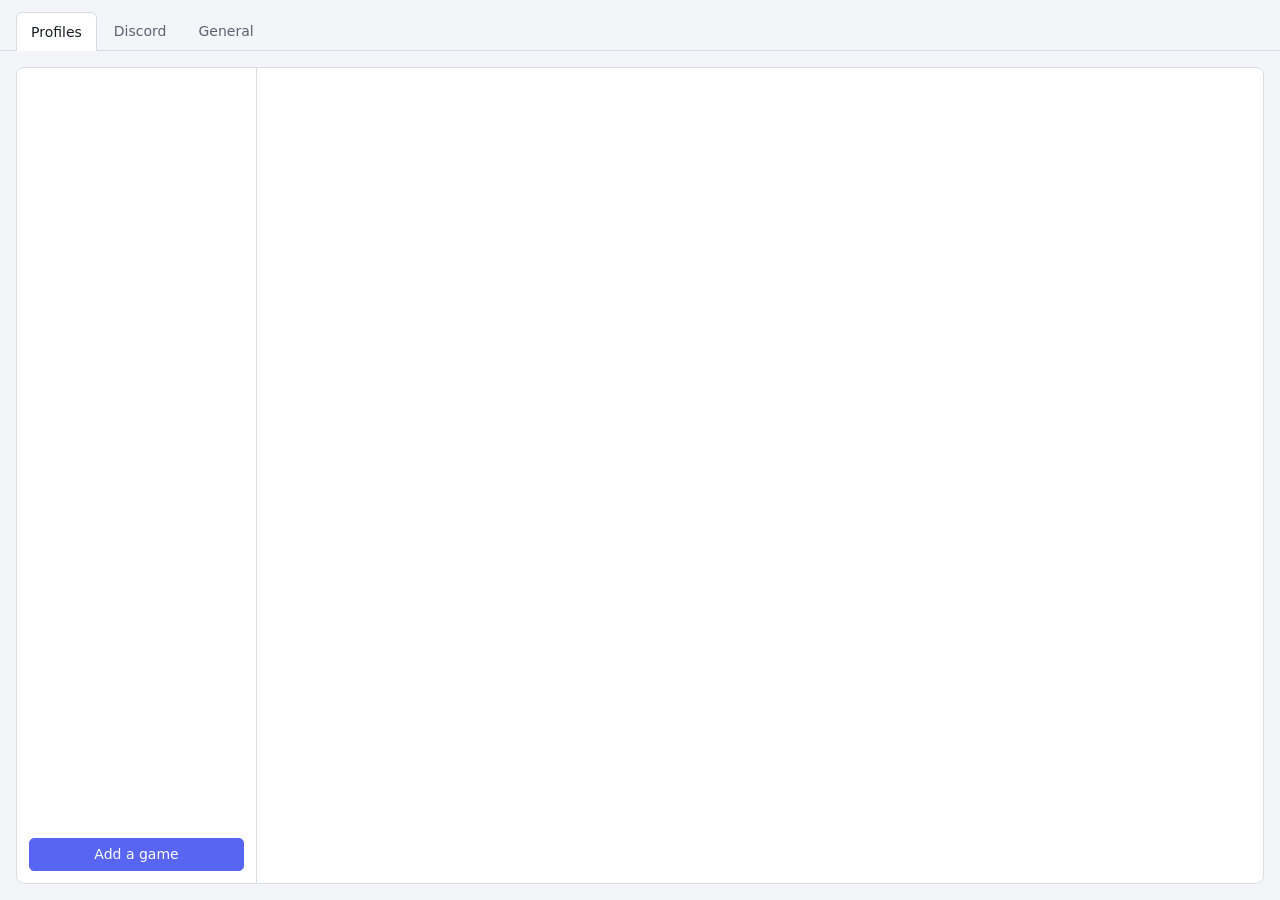
<file: ui/settings.html>
<!doctype html>
<html>
<head>
<meta charset="utf-8">
<title>Discord Auto-Mute</title>
<link rel="icon" href="data:,">
<link rel="stylesheet" href="settings.css">
</head>
<body>
<nav class="tabs" role="tablist">
  <button role="tab" data-tab="profiles" aria-selected="true" data-i18n="Profiles">Profiles</button>
  <button role="tab" data-tab="discord">Discord</button>
  <button role="tab" data-tab="general" data-i18n="General">General</button>
</nav>

<main>
  <p id="problem" class="banner bad" hidden role="status"></p>

  <section id="tab-profiles" class="profiles">
    <aside class="list">
      <div class="live" id="live" role="status"></div>
      <ul id="profiles"></ul>
      <p id="no-profiles" class="note" hidden data-i18n="No profile yet: add the games you play.">No profile yet: add the games you play.</p>
      <button id="add" class="primary" data-i18n="Add a game">Add a game</button>
    </aside>

    <div class="editor" id="adder" hidden>
      <h2 data-i18n="Add a game">Add a game</h2>
      <h3 data-i18n="Installed on this computer">Installed on this computer</h3>
      <p id="installed_status" class="note"></p>
      <ul id="installed" class="presets"></ul>
      <h3 data-i18n="All presets">All presets</h3>
      <input id="search" type="search" autocomplete="off" spellcheck="false" data-i18n-placeholder="Search a game…" placeholder="Search a game…">
      <ul id="presets" class="presets"></ul>
      <h3 data-i18n="Game not listed">Game not listed</h3>
      <div class="row">
        <input id="custom_name" autocomplete="off" data-i18n-placeholder="Profile name" placeholder="Profile name">
        <button id="add_custom" data-i18n="Create">Create</button>
      </div>
      <p id="adder_error" class="error" role="alert"></p>
    </div>

    <div class="editor" id="editor" hidden>
      <div class="row">
        <span id="editor_icon"></span>
        <input id="name" class="title" autocomplete="off" spellcheck="false" aria-label="Name">
        <label class="switch"><input type="checkbox" id="enabled"> <span data-i18n="Enabled">Enabled</span></label>
      </div>
      <div id="preset_info" class="notices"></div>

      <h3 data-i18n="Game executables">Game executables</h3>
      <p class="note" data-i18n="The profile applies while one of these programs is in the foreground. * matches any text.">The profile applies while one of these programs is in the foreground. * matches any text.</p>
      <div class="chips" id="executables"></div>
      <div class="row">
        <input id="new_exe" list="recent" autocomplete="off" spellcheck="false" data-i18n-placeholder="e.g. SoTGame.exe" placeholder="e.g. SoTGame.exe">
        <datalist id="recent"></datalist>
        <button id="add_exe" data-i18n="Add">Add</button>
      </div>
      <p class="note" data-i18n="Tip: start the game, come back here and pick it from the suggestions.">Tip: start the game, come back here and pick it from the suggestions.</p>

      <h3 data-i18n="Game voice keys">Game voice keys</h3>
      <p class="note" data-i18n="The keys the game uses to talk (push-to-talk). Any of them mutes Discord.">The keys the game uses to talk (push-to-talk). Any of them mutes Discord.</p>
      <div class="chips" id="keys"></div>
      <div class="row">
        <button id="add_key" data-i18n="Add a key">Add a key</button>
        <span id="capture_hint" class="note" hidden data-i18n="Press a key or a mouse button (middle, 4, 5)… Escape cancels.">Press a key or a mouse button (middle, 4, 5)… Escape cancels.</span>
      </div>

      <h3 data-i18n="Mode">Mode</h3>
      <div class="checks">
        <label><input type="radio" name="mode" value="hold"> <span data-i18n="Hold: Discord is muted while the key is held down">Hold: Discord is muted while the key is held down</span></label>
        <label><input type="radio" name="mode" value="toggle"> <span data-i18n="Toggle: each press mutes or unmutes Discord">Toggle: each press mutes or unmutes Discord</span></label>
      </div>

      <p id="profile_error" class="error" role="alert"></p>
      <div class="row actions">
        <button id="reset" data-i18n="Restore the defaults">Restore the defaults</button>
        <span class="spacer"></span>
        <button id="remove" class="danger" data-i18n="Delete the profile">Delete the profile</button>
      </div>
    </div>
  </section>

  <section id="tab-discord" class="page" hidden>
    <h3 data-i18n="How to mute Discord">How to mute Discord</h3>
    <div class="checks">
      <label><input type="radio" name="method" value="shortcut"> <span data-i18n="Keyboard shortcut: press a shortcut set in Discord">Keyboard shortcut: press a shortcut set in Discord</span></label>
      <label><input type="radio" name="method" value="rpc"> <span data-i18n="Application: Discord's local API, with your own Discord application">Application: Discord's local API, with your own Discord application</span></label>
    </div>

    <div id="method-shortcut" class="group">
      <p data-i18n="In Discord: User Settings › Keybinds › Add a Keybind, and choose the action below. Then click “Send the shortcut” here and, within 5 seconds, click Discord's keybind field: the application types the shortcut for you.">In Discord: User Settings › Keybinds › Add a Keybind, and choose the action below. Then click “Send the shortcut” here and, within 5 seconds, click Discord's keybind field: the application types the shortcut for you.</p>
      <div class="grid">
        <label for="action" data-i18n="Discord action:">Discord action:</label>
        <select id="action">
          <option value="push_to_mute" data-i18n="Push to Mute (recommended)">Push to Mute (recommended)</option>
          <option value="toggle_mute" data-i18n="Toggle Mute">Toggle Mute</option>
        </select>
        <span data-i18n="Shortcut:">Shortcut:</span>
        <div class="row">
          <div class="chips" id="shortcut"></div>
          <button id="record_shortcut" data-i18n="Change">Change</button>
        </div>
        <span></span>
        <span id="shortcut_hint" class="note" hidden data-i18n="Press the shortcut, then release it… Escape cancels.">Press the shortcut, then release it… Escape cancels.</span>
      </div>
      <div class="row"><button id="send_shortcut" data-i18n="Send the shortcut">Send the shortcut</button><span id="send_result" class="note" role="status"></span></div>
      <label class="inline"><input type="checkbox" id="set_in_discord"> <span data-i18n="I created this shortcut in Discord">I created this shortcut in Discord</span></label>
      <div class="row"><button id="test_mute" data-i18n="Test: mute Discord for 3 s">Test: mute Discord for 3 s</button><span id="test_result" class="note" role="status"></span></div>
      <p class="note" data-i18n="F13 to F24 are keys no game uses: sending them has no effect in the game.">F13 to F24 are keys no game uses: sending them has no effect in the game.</p>
      <p class="note" id="linux_shortcut" hidden data-i18n="On Linux, Discord shortcuts only work in an X11 session. Under Wayland, use the Application method.">On Linux, Discord shortcuts only work in an X11 session. Under Wayland, use the Application method.</p>
    </div>

    <div id="method-rpc" class="group">
      <p class="row"><span data-i18n="Status:">Status:</span> <strong id="discord_state"></strong></p>
      <p data-i18n="Discord only lets an application control your microphone if you created it yourself. It takes two minutes:">Discord only lets an application control your microphone if you created it yourself. It takes two minutes:</p>
      <div class="steps">
        <p data-i18n="1. Open the Discord Developer Portal and click “New Application”.">1. Open the Discord Developer Portal and click “New Application”.</p>
        <p data-i18n="2. Copy the Application ID (Client ID) from “General Information”.">2. Copy the Application ID (Client ID) from “General Information”.</p>
        <p data-i18n="3. In “OAuth2”, reset and copy the Client Secret.">3. In “OAuth2”, reset and copy the Client Secret.</p>
        <p data-i18n="4. In “OAuth2 › Redirects”, add the redirect URL below, then save.">4. In “OAuth2 › Redirects”, add the redirect URL below, then save.</p>
        <p data-i18n="5. Paste the Client ID and Client Secret here, click “Check”, then “Save”.">5. Paste the Client ID and Client Secret here, click “Check”, then “Save”.</p>
      </div>
      <button id="portal" data-i18n="Open Discord Developer Portal">Open Discord Developer Portal</button>
      <div class="grid">
        <label for="redirect" data-i18n="Redirect URL:">Redirect URL:</label>
        <div class="row"><input id="redirect" readonly><button id="copy" data-i18n="Copy">Copy</button></div>
        <label for="client_id" data-i18n="Client ID:">Client ID:</label>
        <input id="client_id" autocomplete="off" spellcheck="false">
        <label for="client_secret" data-i18n="Client Secret:">Client Secret:</label>
        <div class="row"><input id="client_secret" type="password" autocomplete="off" spellcheck="false">
          <label class="inline"><input type="checkbox" id="show_secret"> <span data-i18n="Show">Show</span></label></div>
        <label for="oauth_port" data-i18n="Callback port:">Callback port:</label>
        <input id="oauth_port" type="number" min="1024" max="65535" class="short">
      </div>
      <div class="row">
        <button id="check" data-i18n="Check">Check</button><span id="check_result" class="note"></span>
        <span class="spacer"></span>
        <button id="reauthorize" data-i18n="Authorize Discord again">Authorize Discord again</button>
      </div>
    </div>
  </section>

  <section id="tab-general" class="page" hidden>
    <div class="grid">
      <label for="language" data-i18n="Language:">Language:</label>
      <select id="language"></select>
    </div>
    <label class="inline"><input type="checkbox" id="autostart"> <span id="autostart_label">Start with Windows</span></label>
    <div class="row">
      <label class="inline"><input type="checkbox" id="check_updates"> <span data-i18n="Check for updates once a day">Check for updates once a day</span></label>
      <button id="check_now" data-i18n="Check now">Check now</button>
    </div>
    <div class="row"><button id="open_log" data-i18n="Open log folder">Open log folder</button><span class="spacer"></span><span id="version" class="note"></span></div>
  </section>
</main>

<footer id="footer" hidden>
  <span id="error" class="error" role="alert"></span>
  <button id="cancel" data-i18n="Cancel">Cancel</button>
  <button id="save" class="primary" data-i18n="Save">Save</button>
</footer>
<script src="settings.js"></script>
</body>
</html>
</file>
<file: ui/settings.css>
:root {
  --bg: #f4f5f8; --surface: #ffffff; --fg: #1b1d24; --muted: #5d6170; --line: #d9dce4;
  --accent: #5865f2; --accent-fg: #ffffff; --good: #2c7a4b; --bad: #b8322a; --warn: #8a5a00;
  --banner: #fff3dc; --chip: #eceefa; --selected: #e6e8fd;
  color-scheme: light;
  font: 14px/1.5 "Segoe UI", system-ui, -apple-system, "Ubuntu", sans-serif;
}
@media (prefers-color-scheme: dark) {
  :root {
    --bg: #17181e; --surface: #20222b; --fg: #e6e7ec; --muted: #a3a7b5; --line: #343744;
    --accent: #8f97ff; --accent-fg: #14151b; --good: #7fd3a1; --bad: #ff8a7f; --warn: #f0c060;
    --banner: #3a2f18; --chip: #2c2f45; --selected: #2b2f52;
    color-scheme: dark;
  }
}
* { box-sizing: border-box; }
[hidden] { display: none !important; }
html, body { height: 100%; margin: 0; }
body { background: var(--bg); color: var(--fg); display: flex; flex-direction: column; }
h2 { margin: 0; font-size: 18px; }
h3 { margin: 6px 0 0; font-size: 14px; }
.tabs { display: flex; gap: 2px; padding: 12px 16px 0; border-bottom: 1px solid var(--line); }
.tabs button { border: 1px solid transparent; border-bottom: 0; background: transparent; color: var(--muted);
  padding: 8px 14px; border-radius: 6px 6px 0 0; }
.tabs button[aria-selected="true"] { background: var(--surface); color: var(--fg); border-color: var(--line); margin-bottom: -1px; }
main { flex: 1; overflow: auto; padding: 16px; display: flex; flex-direction: column; gap: 12px; min-height: 0; }
section { background: var(--surface); border: 1px solid var(--line); border-radius: 8px; }
section p { margin: 0; }
.page { padding: 16px 18px; display: flex; flex-direction: column; gap: 12px; }
.page > button, .group > button { align-self: flex-start; }
.group { display: flex; flex-direction: column; gap: 10px; border-top: 1px solid var(--line); padding-top: 12px; }
.steps p { margin: 2px 0; }
.banner { border-radius: 6px; padding: 10px 12px; font-weight: 600; background: var(--banner); color: var(--warn); margin: 0; }

.profiles { display: grid; grid-template-columns: 240px minmax(0, 1fr); flex: 1; min-height: 0; }
.list { border-right: 1px solid var(--line); padding: 12px; display: flex; flex-direction: column; gap: 10px; min-height: 0; }
.list ul { list-style: none; margin: 0; padding: 0; overflow: auto; flex: 1; display: flex; flex-direction: column; gap: 2px; }
.list li { display: flex; align-items: center; gap: 8px; padding: 6px 8px; border-radius: 6px; cursor: pointer; }
.list li:hover { background: var(--bg); }
.list li[aria-selected="true"] { background: var(--selected); }
.list li .name { flex: 1; min-width: 0; overflow: hidden; text-overflow: ellipsis; white-space: nowrap; }
.list li.off .name { color: var(--muted); }
.list li .dot { width: 8px; height: 8px; border-radius: 50%; background: var(--line); flex: none; order: 2; }
.game-icon { width: 22px; height: 22px; border-radius: 5px; object-fit: cover; flex: none; background: var(--chip);
  display: inline-grid; place-items: center; font-size: 12px; font-weight: 700; color: var(--muted); }
#editor_icon .game-icon { width: 36px; height: 36px; border-radius: 8px; font-size: 18px; }
.presets .badge { font-size: 12px; color: var(--muted); border: 1px solid var(--line); border-radius: 10px; padding: 0 8px; white-space: nowrap; }
.list li.active .dot { background: var(--accent); }
.list li.muting .dot { background: var(--bad); }
.live { font-size: 12px; color: var(--muted); }
.editor { padding: 16px 18px; display: flex; flex-direction: column; gap: 10px; overflow: auto; min-height: 0; }
.editor .title { font-size: 18px; font-weight: 600; }
.presets { list-style: none; margin: 0; padding: 0; border: 1px solid var(--line); border-radius: 6px;
  max-height: 320px; overflow: auto; flex-shrink: 0; }
.presets:empty, .note:empty { display: none; }
.presets li { display: flex; gap: 8px; align-items: center; padding: 6px 10px; border-bottom: 1px solid var(--line); }
.presets li:last-child { border-bottom: 0; }
.presets li .name { flex: 1; }
.chips { display: flex; flex-wrap: wrap; gap: 6px; min-height: 28px; align-items: center; }
.chip { display: inline-flex; align-items: center; gap: 4px; background: var(--chip); border-radius: 14px; padding: 2px 4px 2px 10px; }
.chip button { border: 0; background: transparent; padding: 0 6px; color: var(--muted); }
.chip.static { padding-right: 10px; }
.key { font-family: ui-monospace, "Cascadia Mono", "Consolas", monospace; font-size: 13px; }
.unverified { color: var(--warn); }
.notices { display: flex; flex-direction: column; gap: 4px; }
.notice { color: var(--warn); background: var(--banner); border-radius: 6px; padding: 6px 10px; }
.spacer { flex: 1; }
.actions { margin-top: 8px; border-top: 1px solid var(--line); padding-top: 12px; }

.grid { display: grid; grid-template-columns: max-content minmax(0, 1fr); gap: 8px 12px; align-items: center; }
.row { display: flex; gap: 8px; align-items: center; min-width: 0; }
.row > input:not([type="checkbox"]), .row > select { flex: 1; min-width: 0; }
.checks { display: flex; flex-direction: column; gap: 6px; }
label.inline, .checks label, label.switch { display: flex; gap: 6px; align-items: center; }
input, select { font: inherit; color: var(--fg); background: var(--bg); border: 1px solid var(--line); border-radius: 5px; padding: 5px 8px; }
input.short { width: 110px; justify-self: start; }
input[readonly] { color: var(--muted); }
button { font: inherit; border: 1px solid var(--line); background: var(--surface); color: var(--fg); border-radius: 5px;
  padding: 5px 12px; cursor: pointer; white-space: nowrap; }
button:hover { border-color: var(--accent); }
button:focus-visible, input:focus-visible, select:focus-visible { outline: 2px solid var(--accent); outline-offset: 1px; }
button.primary { background: var(--accent); color: var(--accent-fg); border-color: var(--accent); }
button.danger { color: var(--bad); }
button.capturing { border-color: var(--accent); background: var(--selected); }
button:disabled { opacity: .6; cursor: default; }
.note { color: var(--muted); }
.note.good { color: var(--good); }
.note.bad, .error, .bad { color: var(--bad); }
footer { display: flex; gap: 8px; align-items: center; padding: 12px 16px; border-top: 1px solid var(--line); }
footer .error { flex: 1; text-align: right; }
</file>
